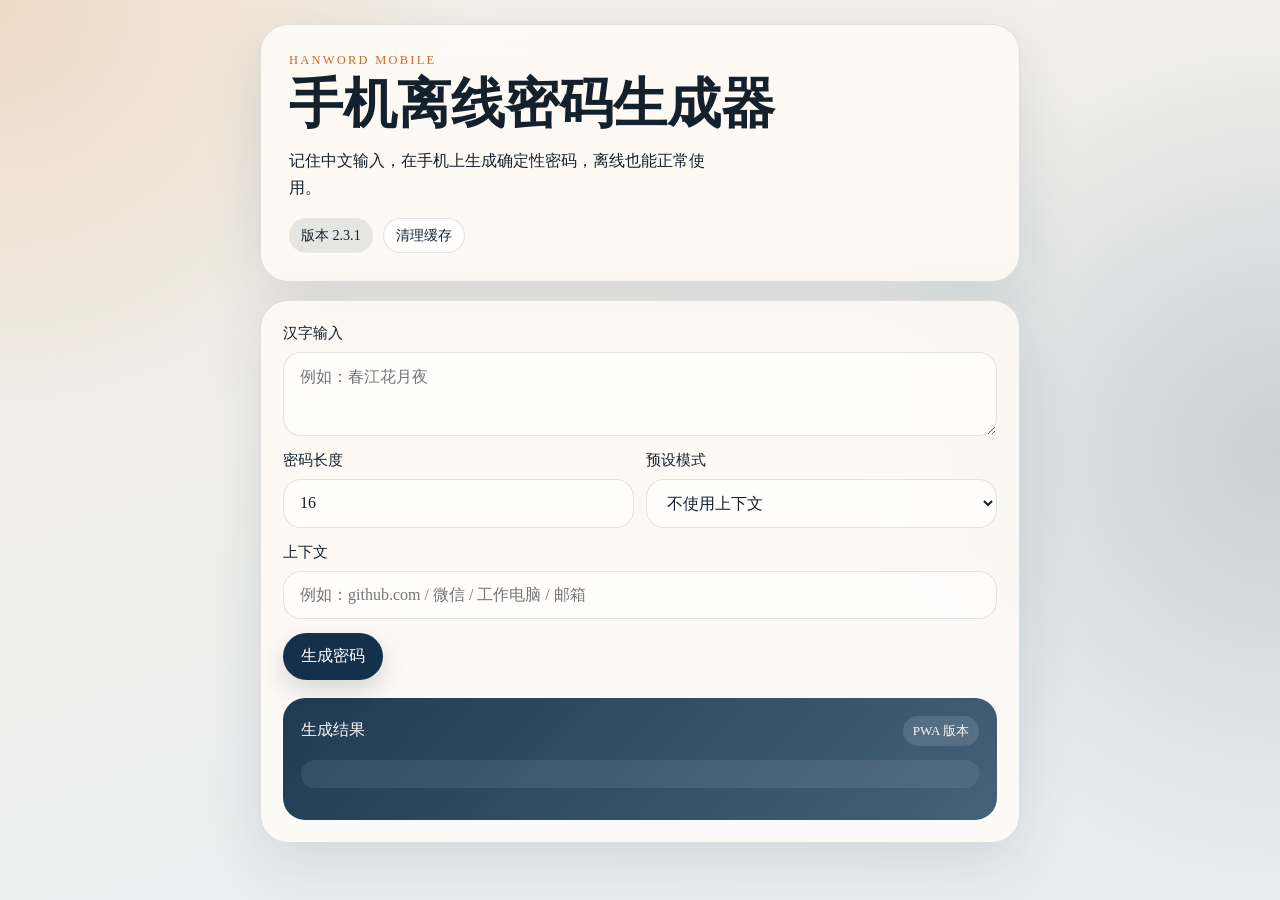
<file: index.html>
<!doctype html>
<html lang="zh-CN">
<head>
  <meta charset="utf-8">
  <meta name="viewport" content="width=device-width, initial-scale=1, viewport-fit=cover">
  <meta name="theme-color" content="#15304a">
  <meta name="mobile-web-app-capable" content="yes">
  <meta name="apple-mobile-web-app-capable" content="yes">
  <meta name="apple-mobile-web-app-status-bar-style" content="default">
  <title>HAnWord PWA</title>
  <link rel="manifest" href="manifest.webmanifest">
  <link rel="icon" type="image/png" href="icons/favicon.png">
  <link rel="apple-touch-icon" href="icons/apple-touch-icon.png">
  <link rel="stylesheet" href="styles.css">
</head>
<body>
  <main class="app-shell">
    <section class="hero-card">
      <p class="eyebrow">HAnWord Mobile</p>
      <h1>手机离线密码生成器</h1>
      <p class="lead">记住中文输入，在手机上生成确定性密码，离线也能正常使用。</p>
      <div class="meta-row">
        <span class="pill" id="version-pill">版本读取中</span>
        <button type="button" id="clear-cache-btn">清理缓存</button>
      </div>
    </section>

    <section class="panel">
      <form id="password-form" class="form-grid">
        <label>
          <span>汉字输入</span>
          <textarea id="hanzi" rows="3" placeholder="例如：春江花月夜" required></textarea>
        </label>

        <div class="row two-cols">
          <label>
            <span>密码长度</span>
            <input id="length" type="number" min="8" max="64" value="16" required>
          </label>
          <label>
            <span>预设模式</span>
            <select id="mode">
              <option value="">不使用上下文</option>
              <option value="device">设备</option>
              <option value="app">应用</option>
              <option value="site">网站</option>
              <option value="purpose">其他用途</option>
            </select>
          </label>
        </div>

        <label>
          <span>上下文</span>
          <input id="context" type="text" placeholder="例如：github.com / 微信 / 工作电脑 / 邮箱">
        </label>

        <div class="actions">
          <button type="submit">生成密码</button>
        </div>
      </form>

      <div class="result-card" id="result-card" hidden>
        <div class="result-head">
          <p>生成结果</p>
          <span id="result-badge">PWA 版本</span>
        </div>
        <output id="password-output"></output>
        <dl id="analysis"></dl>
      </div>
    </section>
  </main>
  <script type="module" src="app.js"></script>
</body>
</html>
</file>
<file: styles.css>
:root {
  --bg: #f3efe7;
  --ink: #14212d;
  --panel: rgba(255, 252, 247, 0.84);
  --accent: #15304a;
  --accent-2: #c96b2c;
  --line: rgba(20, 33, 45, 0.12);
  --shadow: 0 18px 60px rgba(21, 48, 74, 0.12);
}

* { box-sizing: border-box; }
body {
  margin: 0;
  font-family: "Noto Serif SC", "Source Han Serif SC", serif;
  color: var(--ink);
  background:
    radial-gradient(circle at top left, rgba(201, 107, 44, 0.18), transparent 30%),
    radial-gradient(circle at right, rgba(21, 48, 74, 0.16), transparent 32%),
    linear-gradient(160deg, #f6f1e8 0%, #e7edf2 100%);
  min-height: 100vh;
}
.app-shell {
  width: min(760px, calc(100vw - 28px));
  margin: 0 auto;
  padding: 24px 0 48px;
}
.hero-card, .panel {
  background: var(--panel);
  backdrop-filter: blur(18px);
  border: 1px solid var(--line);
  border-radius: 28px;
  box-shadow: var(--shadow);
}
.hero-card {
  padding: 28px;
  margin-bottom: 18px;
}
.eyebrow {
  margin: 0 0 8px;
  text-transform: uppercase;
  letter-spacing: 0.18em;
  font-size: 0.78rem;
  color: var(--accent-2);
}
h1 {
  margin: 0;
  font-size: clamp(2rem, 6vw, 3.4rem);
  line-height: 1.05;
}
.lead {
  margin: 14px 0 0;
  font-size: 1rem;
  line-height: 1.7;
  max-width: 54ch;
}
.meta-row {
  display: flex;
  gap: 10px;
  flex-wrap: wrap;
  margin-top: 16px;
}
.pill {
  display: inline-flex;
  align-items: center;
  padding: 7px 12px;
  border-radius: 999px;
  background: rgba(21, 48, 74, 0.1);
  font-size: 0.88rem;
}
.pill.subtle {
  background: rgba(255, 255, 255, 0.72);
  border: 1px solid var(--line);
}
#clear-cache-btn {
  border: 1px solid var(--line);
  background: rgba(255, 255, 255, 0.72);
  color: var(--ink);
  box-shadow: none;
  padding: 7px 12px;
  font-size: 0.88rem;
  cursor: pointer;
}
#clear-cache-btn:active {
  background: rgba(21, 48, 74, 0.1);
}
.panel { padding: 22px; }
.form-grid, .result-card { display: grid; gap: 14px; }
label { display: grid; gap: 8px; }
span { font-size: 0.95rem; }
textarea, input, select, button, output { font: inherit; }
textarea, input, select {
  width: 100%;
  border: 1px solid var(--line);
  background: rgba(255,255,255,0.72);
  border-radius: 18px;
  padding: 14px 16px;
  color: var(--ink);
}
textarea:focus, input:focus, select:focus {
  outline: 2px solid rgba(21,48,74,0.18);
  border-color: rgba(21,48,74,0.28);
}
.row.two-cols {
  display: grid;
  gap: 12px;
  grid-template-columns: repeat(2, minmax(0, 1fr));
}
.actions {
  display: flex;
  gap: 12px;
  flex-wrap: wrap;
}
button {
  border: 0;
  border-radius: 999px;
  padding: 13px 18px;
  background: var(--accent);
  color: #fff;
  box-shadow: 0 10px 25px rgba(21, 48, 74, 0.18);
}
button.secondary {
  background: rgba(255,255,255,0.72);
  color: var(--ink);
  border: 1px solid var(--line);
  box-shadow: none;
}
.result-card {
  margin-top: 18px;
  padding: 18px;
  border-radius: 22px;
  background: linear-gradient(135deg, rgba(21,48,74,0.95), rgba(38,72,101,0.86));
  color: #f8f8f6;
}
.result-head {
  display: flex;
  align-items: center;
  justify-content: space-between;
  gap: 10px;
}
.result-head p { margin: 0; }
#result-badge {
  background: rgba(255,255,255,0.12);
  padding: 6px 10px;
  border-radius: 999px;
  font-size: 0.82rem;
}
#password-output {
  display: block;
  width: 100%;
  padding: 14px 16px;
  border-radius: 16px;
  background: rgba(255,255,255,0.08);
  overflow-wrap: anywhere;
  font-family: "IBM Plex Mono", monospace;
  font-size: 1.04rem;
  user-select: none;
  -webkit-user-select: none;
  -webkit-touch-callout: none;
}
dl {
  margin: 0;
  display: grid;
  grid-template-columns: repeat(2, minmax(0, 1fr));
  gap: 10px;
  font-family: "IBM Plex Mono", monospace;
}
dt { opacity: 0.8; }
dd { margin: 2px 0 0; font-weight: 700; }
@media (max-width: 640px) {
  .row.two-cols, dl { grid-template-columns: 1fr; }
  .app-shell { width: min(100vw - 18px, 760px); padding-top: 14px; }
  .hero-card, .panel { border-radius: 22px; }
}
</file>
